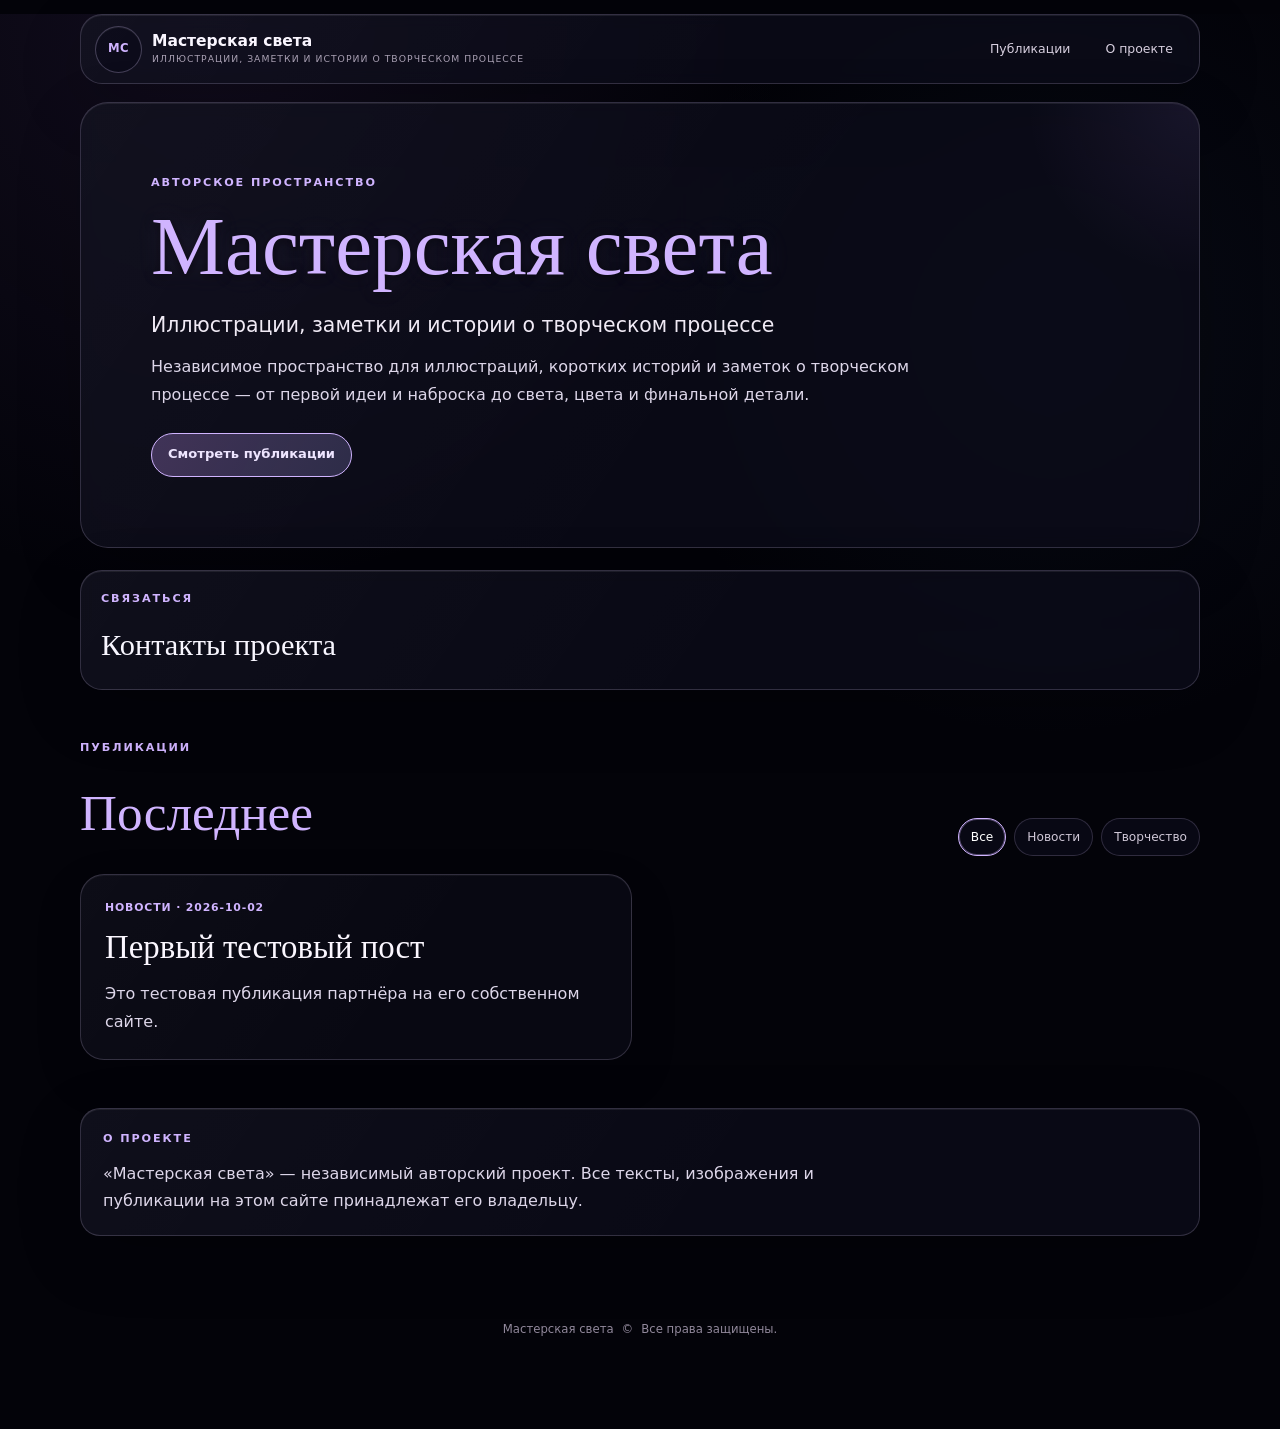
<file: index.html>
<!doctype html>
<html lang="ru" class="partner-booting">
<head>
  <meta charset="utf-8" />
  <meta name="viewport" content="width=device-width,initial-scale=1,viewport-fit=cover" />
  <meta name="color-scheme" content="dark" />
  <meta name="theme-color" content="#030309" />
  <meta name="description" content="Авторский сайт" />
  <link rel="preconnect" href="https://ill-27.github.io" crossorigin />
  <link rel="dns-prefetch" href="//ill-27.github.io" />
  <title>Имя проекта</title>
  <style id="partner-boot-critical">
    html.partner-booting body{margin:0;background:#030309;overflow:hidden}
    html.partner-booting body>*:not(#partner-boot){visibility:hidden}
    #partner-boot{position:fixed;inset:0;z-index:2147483647;display:grid;place-items:center;background:radial-gradient(circle at 50% 38%,#2a173a 0,transparent 38%),#030309;transition:opacity .28s ease}
    #partner-boot[hidden]{display:none}
    .partner-boot-inner{display:grid;place-items:center;gap:14px;color:#cfc4d9;font:500 12px/1.4 system-ui,-apple-system,"Segoe UI",sans-serif;letter-spacing:.08em;text-transform:uppercase}
    .partner-boot-dots{display:flex;gap:9px}
    .partner-boot-dots i{width:7px;height:7px;border-radius:50%;background:#d5b7ff;opacity:.35;animation:partnerBoot 1.15s ease-in-out infinite}
    .partner-boot-dots i:nth-child(2){animation-delay:.14s}.partner-boot-dots i:nth-child(3){animation-delay:.28s}
    @keyframes partnerBoot{50%{opacity:1;transform:translateY(-4px)}}
    @media(prefers-reduced-motion:reduce){.partner-boot-dots i{animation:none}}
  </style>
  <script>
    document.documentElement.classList.add("partner-booting");
    window.__partnerBootState={content:false,platform:false};
    window.__partnerBootDone=function(part){
      if(window.__partnerBootState) window.__partnerBootState[part]=true;
      const s=window.__partnerBootState||{};
      if(!s.content||!s.platform) return;
      const boot=document.getElementById("partner-boot");
      if(boot){boot.style.opacity="0";setTimeout(()=>boot.remove(),300)}
      document.documentElement.classList.remove("partner-booting");
    };
    // Safety fallback only. Normally app.js and platform-loader.js remove the
    // veil much earlier. Keep it long enough that the neutral fallback never
    // flashes while the central Syolana layer is still arriving on slow mobile
    // networks.
    setTimeout(()=>{
      window.__partnerBootState={content:true,platform:true};
      window.__partnerBootDone("content");
      window.__partnerBootDone("platform");
    },12000);
  </script>
  <link rel="stylesheet" href="./styles.css" />

  <noscript>
    <style>
      html.partner-booting body { overflow: auto; }
      html.partner-booting body > :not(#partner-boot) { visibility: visible !important; }
      #partner-boot { display: none !important; }
    </style>
  </noscript>
</head>
<body>
  <div id="partner-boot" aria-hidden="true">
    <div class="partner-boot-inner">
      <div class="partner-boot-dots"><i></i><i></i><i></i></div>
      <span>Открываем пространство…</span>
    </div>
  </div>
  <a class="skip-link" href="#feed">К публикациям</a>

  <header class="site-header glass">
    <a class="brand" href="#top" aria-label="На главную">
      <span id="brand-mark" class="brand-mark" aria-hidden="true">•</span>
      <span class="brand-copy">
        <strong id="brand-name">Имя проекта</strong>
        <small id="brand-tagline">Авторский сайт</small>
      </span>
    </a>
    <nav class="site-nav" aria-label="Основная навигация">
      <a href="#feed">Публикации</a>
      <a href="#about">О проекте</a>
    </nav>
  </header>

  <main id="top">
    <section class="hero glass">
      <p class="eyebrow">АВТОРСКОЕ ПРОСТРАНСТВО</p>
      <h1 id="partner-name" class="partner-title">Загрузка…</h1>
      <p id="partner-tagline" class="tagline"></p>
      <p id="partner-description" class="description"></p>
      <div id="partner-links" class="actions"></div>
    </section>

    <section id="contact" class="contact-panel glass" hidden>
      <div>
        <p class="eyebrow">СВЯЗАТЬСЯ</p>
        <h2>Контакты проекта</h2>
      </div>
      <div id="partner-contacts" class="contact-actions" aria-label="Контакты партнёра"></div>
    </section>

    <section id="feed" class="section">
      <div class="section-heading">
        <div>
          <p class="eyebrow">ПУБЛИКАЦИИ</p>
          <h2>Последнее</h2>
        </div>
        <div id="category-filter" class="filters" aria-label="Фильтр публикаций"></div>
      </div>
      <div id="feed-list" class="feed-grid"></div>
    </section>

    <section id="about" class="glass about">
      <p class="eyebrow">О ПРОЕКТЕ</p>
      <p id="about-owner">
        Этот сайт и опубликованные материалы принадлежат его владельцу.
      </p>
    </section>
  </main>

  <footer>
    <span id="footer-owner">Владелец сайта</span>
    <span>©</span>
    <span id="footer-note">Все права защищены.</span>
  </footer>

  <script type="module" src="./app.js"></script>
  <script type="module" src="./platform-loader.js"></script>
</body>
</html>
</file>
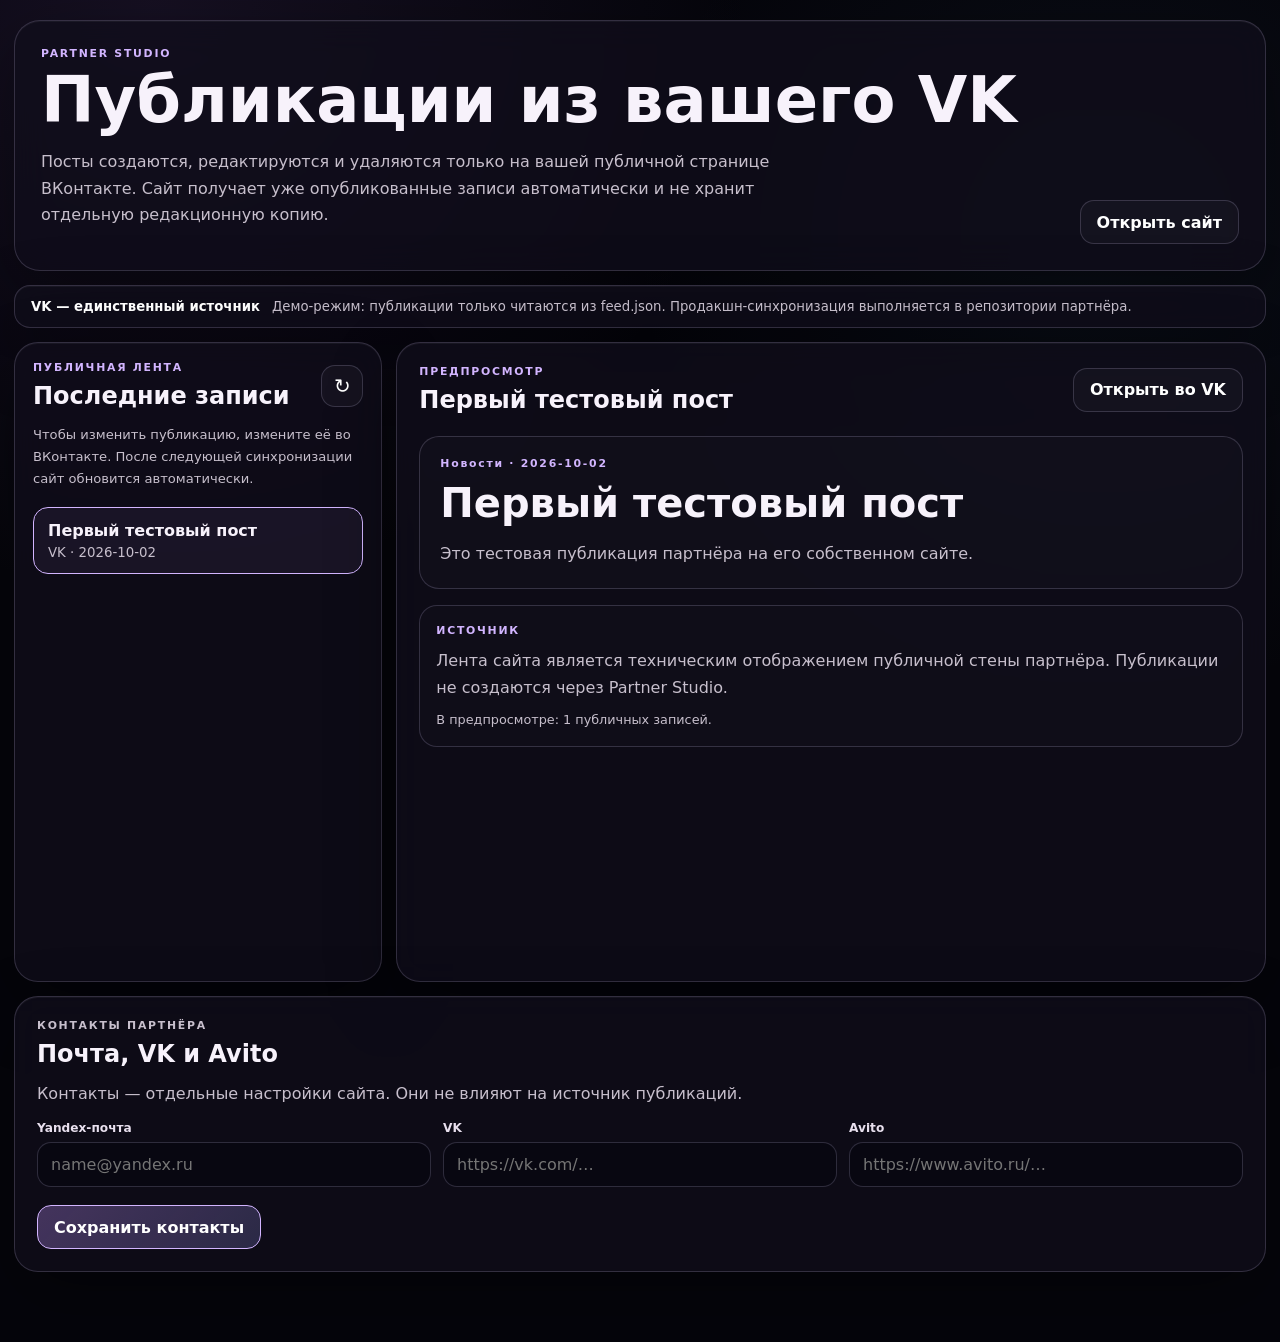
<file: studio/index.html>
<!doctype html>
<html lang="ru">
<head>
  <meta charset="utf-8" />
  <meta name="viewport" content="width=device-width,initial-scale=1,viewport-fit=cover" />
  <meta name="robots" content="noindex,nofollow,noarchive" />
  <meta name="color-scheme" content="dark" />
  <title>Partner Studio</title>
  <link rel="stylesheet" href="./studio.css" />
</head>
<body>
  <main class="studio-shell">
    <header class="studio-head glass">
      <div>
        <p class="eyebrow">PARTNER STUDIO</p>
        <h1>Публикации из вашего VK</h1>
        <p class="lead">Посты создаются, редактируются и удаляются только на вашей публичной странице ВКонтакте. Сайт получает уже опубликованные записи автоматически и не хранит отдельную редакционную копию.</p>
      </div>
      <a class="button secondary" href="../">Открыть сайт</a>
    </header>

    <section id="security-note" class="notice glass">
      <strong id="security-title">VK — единственный источник</strong>
      <span id="security-text">Платформа не получает право редактировать текст ваших публикаций. VK-токен хранится только в Secrets вашего репозитория.</span>
    </section>

    <section id="studio-login" class="login-card glass" hidden>
      <div>
        <p class="eyebrow">НАСТРОЙКИ ПАРТНЁРА</p>
        <h2>Вход в Studio</h2>
        <p>Вход нужен только для защищённых настроек сайта. Для самих публикаций он не используется.</p>
      </div>
      <form id="login-form" autocomplete="off">
        <label>
          <span>Partner ID</span>
          <input id="login-partner-id" name="partnerId" autocomplete="username" required />
        </label>
        <label>
          <span>Ключ доступа</span>
          <input id="login-access-key" name="accessKey" type="password" autocomplete="current-password" required />
        </label>
        <button class="button primary" type="submit">Войти</button>
        <p id="login-status" class="status" role="status"></p>
      </form>
    </section>

    <div class="studio-grid">
      <aside class="sidebar glass">
        <div class="sidebar-head">
          <div>
            <p class="eyebrow">ПУБЛИЧНАЯ ЛЕНТА</p>
            <h2>Последние записи</h2>
          </div>
          <button id="refresh-feed" class="icon-button" type="button" aria-label="Обновить предпросмотр">↻</button>
        </div>
        <p class="studio-copy">Чтобы изменить публикацию, измените её во ВКонтакте. После следующей синхронизации сайт обновится автоматически.</p>
        <div id="post-list" class="post-list"></div>
      </aside>

      <section class="editor glass">
        <div class="editor-top">
          <div>
            <p class="eyebrow">ПРЕДПРОСМОТР</p>
            <h2 id="preview-heading">Публикация</h2>
          </div>
          <a id="open-vk-post" class="button secondary" href="#" target="_blank" rel="noopener noreferrer" hidden>Открыть во VK</a>
        </div>

        <article id="post-preview" class="readonly-post">
          <p id="preview-meta" class="eyebrow"></p>
          <figure id="preview-media" hidden>
            <img alt="" />
          </figure>
          <h2 id="preview-title">Выберите публикацию</h2>
          <p id="preview-text">Здесь появится точный предпросмотр записи, уже опубликованной на странице партнёра.</p>
        </article>

        <div class="source-card">
          <p class="eyebrow">ИСТОЧНИК</p>
          <p>Лента сайта является техническим отображением публичной стены партнёра. Публикации не создаются через Partner Studio.</p>
          <p id="feed-status" class="status" role="status"></p>
        </div>
      </section>
    </div>

    <section class="contacts glass">
      <div>
        <p class="eyebrow">КОНТАКТЫ ПАРТНЁРА</p>
        <h2>Почта, VK и Avito</h2>
        <p>Контакты — отдельные настройки сайта. Они не влияют на источник публикаций.</p>
      </div>
      <div class="contact-grid">
        <label><span>Yandex-почта</span><input id="contact-email" type="email" placeholder="name@yandex.ru" /></label>
        <label><span>VK</span><input id="contact-vk" type="url" placeholder="https://vk.com/…" /></label>
        <label><span>Avito</span><input id="contact-avito" type="url" placeholder="https://www.avito.ru/…" /></label>
      </div>
      <div class="save-row">
        <button id="save-contacts" class="button primary" type="button">Сохранить контакты</button>
        <span id="contact-status" class="status" role="status"></span>
      </div>
    </section>
  </main>

  <script type="module" src="./studio.js"></script>
</body>
</html>
</file>
<file: styles.css>
:root{
  --bg:#030309;
  --surface:12,12,25;
  --text:#f8f6ff;
  --muted:#ddd6e9;
  --accent:#d0b4ff;
  --line:#e0d3ff2f;
  --max:1120px;
  --ease:cubic-bezier(.22,1,.36,1);
  --body:system-ui,-apple-system,"Segoe UI",sans-serif;
  --heading:Georgia,"Times New Roman",serif;
  color-scheme:dark;
}

*{box-sizing:border-box}

html{
  scroll-behavior:smooth;
  background:var(--bg);
}

body{
  margin:0;
  min-width:300px;
  min-height:100vh;
  color:var(--text);
  background:
    radial-gradient(circle at 16% 0%,#6e4aa522,transparent 34%),
    radial-gradient(circle at 82% 24%,#36598b18,transparent 28%),
    var(--bg);
  font-family:var(--body);
  font-size:16px;
  line-height:1.7;
  -webkit-font-smoothing:antialiased;
}

a{color:inherit;text-decoration:none}
button,input,select,textarea{font:inherit}
button{cursor:pointer}

a:focus-visible,
button:focus-visible{
  outline:2px solid var(--accent);
  outline-offset:4px;
}

.skip-link{
  position:fixed;
  left:18px;
  top:-80px;
  z-index:1000;
  padding:10px 14px;
  border-radius:12px;
  background:#171122;
}
.skip-link:focus{top:14px}

.glass{
  border:1px solid var(--line);
  background:
    linear-gradient(125deg,#ffffff06,transparent 60%),
    rgba(var(--surface),.76);
  backdrop-filter:blur(8px) saturate(120%);
  -webkit-backdrop-filter:blur(8px) saturate(120%);
  box-shadow:0 20px 65px #00000030,inset 0 1px 0 #ffffff13;
}

.site-header,
main,
footer{
  position:relative;
  z-index:2;
}

.site-header{
  width:min(var(--max),calc(100% - 28px));
  min-height:70px;
  margin:14px auto 0;
  padding:10px 12px 10px 14px;
  display:flex;
  align-items:center;
  gap:18px;
  border-radius:22px;
}

.brand{
  display:flex;
  align-items:center;
  gap:10px;
  min-width:0;
}

.brand-mark{
  width:47px;
  height:47px;
  flex:0 0 47px;
  display:grid;
  place-items:center;
  border:1px solid #ddcaff45;
  border-radius:50%;
  background:rgba(var(--surface),.72);
  color:var(--accent);
  font-size:.73rem;
  font-weight:700;
  letter-spacing:.04em;
  box-shadow:inset 0 1px 0 #ffffff10;
}

.brand-copy{
  min-width:0;
  display:grid;
  line-height:1.12;
}

.brand-copy strong{
  overflow:hidden;
  color:#faf6ff;
  font-size:.97rem;
  font-weight:650;
  white-space:nowrap;
  text-overflow:ellipsis;
}

.brand-copy small{
  margin-top:4px;
  overflow:hidden;
  color:#aaa1b4;
  font-size:.58rem;
  letter-spacing:.11em;
  text-transform:uppercase;
  white-space:nowrap;
  text-overflow:ellipsis;
}

.site-nav{
  display:flex;
  align-items:center;
  gap:7px;
  margin-left:auto;
}

.site-nav a{
  min-height:42px;
  display:inline-flex;
  align-items:center;
  padding:8px 13px;
  border:1px solid transparent;
  border-radius:999px;
  color:#d7cfdf;
  font-size:.78rem;
  transition:background .25s,border-color .25s,color .25s;
}

.site-nav a:hover{
  border-color:#d9c8ff2d;
  background:#ffffff06;
  color:#fff;
}

main{
  width:min(var(--max),calc(100% - 28px));
  margin:18px auto 84px;
}

.hero{
  padding:clamp(30px,6vw,70px);
  border-radius:28px;
  text-align:left;
  overflow:hidden;
  position:relative;
}

.hero::after{
  content:"";
  position:absolute;
  width:360px;
  height:360px;
  right:-180px;
  top:-180px;
  border-radius:50%;
  background:radial-gradient(circle,#b68aff16,transparent 68%);
  pointer-events:none;
}

.eyebrow{
  margin:0 0 12px;
  color:var(--accent);
  font-size:.7rem;
  font-weight:650;
  letter-spacing:.17em;
}

.partner-title{
  max-width:820px;
  margin:0;
  color:var(--accent);
  font-family:var(--heading);
  font-size:clamp(2.8rem,7vw,5.2rem);
  font-weight:400;
  line-height:1.03;
  text-wrap:balance;
  text-shadow:0 2px 9px #0008,0 0 26px #c0a2ff1c;
}

.tagline{
  margin:18px 0 0;
  max-width:760px;
  color:#f0eaf5;
  font-size:clamp(1.02rem,2vw,1.28rem);
}

.description{
  max-width:760px;
  margin:10px 0 0;
  color:var(--muted);
  line-height:1.75;
}

.actions{
  display:flex;
  flex-wrap:wrap;
  gap:10px;
  margin-top:24px;
}

.action,
.post-actions a{
  min-height:44px;
  display:inline-flex;
  align-items:center;
  justify-content:center;
  padding:9px 16px;
  border:1px solid #decaff42;
  border-radius:999px;
  background:linear-gradient(135deg,#be9df71c,#acbef309),#ffffff04;
  color:#eee5ff;
  font-size:.82rem;
  font-weight:600;
}

.action.primary{
  border-color:var(--accent);
  background:linear-gradient(120deg,#a983d43d,#6c82b72e),#201a30;
}

.section{
  margin-top:48px;
}

.section-heading{
  margin-bottom:18px;
  display:flex;
  justify-content:space-between;
  align-items:end;
  gap:18px;
  flex-wrap:wrap;
}

.section-heading h2{
  margin:0;
  color:var(--accent);
  font-family:var(--heading);
  font-size:clamp(2rem,4vw,3.2rem);
  font-weight:400;
}

.filters{
  display:flex;
  gap:8px;
  flex-wrap:wrap;
}

.filter{
  min-height:38px;
  padding:8px 12px;
  border:1px solid #decaff2f;
  border-radius:999px;
  background:rgba(var(--surface),.74);
  color:#cfc7d7;
  font-size:.76rem;
}

.filter[aria-pressed="true"]{
  border-color:var(--accent);
  color:#fff;
  box-shadow:inset 0 0 0 1px color-mix(in srgb,var(--accent) 35%,transparent);
}

.feed-grid{
  display:grid;
  grid-template-columns:repeat(2,minmax(0,1fr));
  gap:16px;
}

.post{
  min-width:0;
  padding:24px;
  border:1px solid var(--line);
  border-radius:24px;
  background:
    linear-gradient(125deg,#ffffff05,transparent 62%),
    rgba(var(--surface),.68);
  backdrop-filter:blur(8px);
  -webkit-backdrop-filter:blur(8px);
  box-shadow:0 18px 48px #00000024,inset 0 1px 0 #ffffff0b;
}

.post .meta{
  margin-bottom:10px;
  color:var(--accent);
  font-size:.68rem;
  font-weight:650;
  letter-spacing:.08em;
  text-transform:uppercase;
}

.post h3{
  margin:0;
  color:#fbf7ff;
  font-family:var(--heading);
  font-size:clamp(1.5rem,3vw,2.05rem);
  font-weight:400;
  line-height:1.2;
}

.post p{
  margin:13px 0 0;
  color:var(--muted);
  line-height:1.72;
  white-space:pre-line;
}

.post-actions{
  display:flex;
  gap:9px;
  flex-wrap:wrap;
  margin-top:18px;
}

.about{
  margin-top:48px;
  padding:20px 22px;
  border-radius:20px;
  color:var(--muted);
}

.about p:last-child{
  margin:0;
  max-width:780px;
}

.empty{color:var(--muted)}

footer{
  width:min(var(--max),calc(100% - 28px));
  margin:0 auto 90px;
  display:flex;
  justify-content:center;
  gap:8px;
  flex-wrap:wrap;
  color:#91889b;
  font-size:.73rem;
}

@media(max-width:760px){
  .site-header{
    min-height:64px;
    gap:10px;
  }

  .brand-mark{
    width:42px;
    height:42px;
    flex-basis:42px;
  }

  .brand-copy small{display:none}

  .site-nav{
    display:none;
  }

  .hero{
    padding:30px 22px;
    border-radius:22px;
  }

  .partner-title{
    font-size:clamp(2.55rem,11vw,4rem);
  }

  .feed-grid{
    grid-template-columns:1fr;
  }

  .section-heading{
    align-items:flex-start;
  }

  .filters{
    width:100%;
    overflow-x:auto;
    flex-wrap:nowrap;
    padding-bottom:4px;
    scrollbar-width:none;
  }

  .filters::-webkit-scrollbar{display:none}

  .filter{flex:0 0 auto}
}


/* Post media stays partner-owned and loads lazily. */
.post-media {
  margin: -4px -4px 18px;
  overflow: hidden;
  border: 1px solid var(--line);
  border-radius: 18px;
  background: rgba(var(--surface), .7);
}

.post-media img {
  display: block;
  width: 100%;
  aspect-ratio: 16 / 9;
  object-fit: cover;
}

.post-media figcaption {
  padding: 9px 12px 10px;
  color: var(--muted);
  font-size: .72rem;
  line-height: 1.5;
}


/* Standard public contacts for every partner. */
.contact-panel{
  margin-top:22px;
  padding:18px 20px;
  border-radius:22px;
  display:flex;
  align-items:center;
  justify-content:space-between;
  gap:18px;
  flex-wrap:wrap;
}
.contact-panel h2{
  margin:0;
  color:var(--text);
  font-family:var(--heading);
  font-size:clamp(1.35rem,3vw,1.9rem);
  font-weight:400;
}
.contact-actions{
  display:flex;
  flex-wrap:wrap;
  gap:10px;
}
.contact-action{
  min-height:48px;
  display:inline-flex;
  align-items:center;
  gap:10px;
  padding:9px 15px 9px 10px;
  border:1px solid var(--line);
  border-radius:999px;
  background:linear-gradient(135deg,#ffffff08,transparent),rgba(var(--surface),.72);
  color:var(--text);
  font-size:.82rem;
  font-weight:650;
  box-shadow:inset 0 1px 0 #ffffff10;
  transition:transform .2s var(--ease),border-color .2s,background .2s;
}
.contact-action:hover,
.contact-action:focus-visible{
  transform:translateY(-1px);
  border-color:color-mix(in srgb,var(--accent) 65%,transparent);
  background:linear-gradient(135deg,#ffffff0c,transparent),rgba(var(--surface),.86);
}
.contact-icon{
  width:30px;height:30px;display:grid;place-items:center;
  border-radius:50%;background:#ffffff08;color:var(--accent);
}
.contact-icon svg{
  width:17px;height:17px;fill:none;stroke:currentColor;stroke-width:1.7;
  stroke-linecap:round;stroke-linejoin:round;
}
.contact-vk .contact-icon svg,
.contact-avito .contact-icon svg{fill:currentColor;stroke:none}
@media(max-width:600px){
  .contact-panel{align-items:flex-start;padding:16px}
  .contact-actions{width:100%}
  .contact-action{flex:1 1 140px;justify-content:flex-start}
}
</file>
<file: studio/studio.css>
:root{
  --bg:#05050b;--surface:17,14,27;--text:#f7f2fb;--muted:#c7bfcc;
  --accent:#d2b5ff;--line:#dfcfff2e;--danger:#ffb5c3;--max:1260px;
  font-family:Inter,system-ui,-apple-system,"Segoe UI",sans-serif;color-scheme:dark
}
*{box-sizing:border-box}body{margin:0;min-height:100vh;background:
radial-gradient(circle at 12% 0%,#754ca326,transparent 34%),
radial-gradient(circle at 86% 18%,#42688918,transparent 30%),var(--bg);color:var(--text)}
button,input,textarea{font:inherit}.studio-shell{width:min(var(--max),calc(100% - 28px));margin:20px auto 70px}
.glass{border:1px solid var(--line);background:rgba(var(--surface),.74);backdrop-filter:blur(16px);-webkit-backdrop-filter:blur(16px);box-shadow:0 24px 70px #0005,inset 0 1px 0 #ffffff0b}
.studio-head{display:flex;justify-content:space-between;gap:22px;align-items:flex-end;padding:26px;border-radius:26px}
.eyebrow{margin:0 0 8px;color:var(--accent);font-size:.68rem;font-weight:700;letter-spacing:.16em}
h1,h2{margin:0}h1{font-size:clamp(2rem,5vw,4rem);line-height:1.02}.lead{max-width:780px;color:var(--muted);line-height:1.65}
.notice{display:grid;grid-template-columns:auto 1fr;gap:12px;margin:14px 0;padding:13px 16px;border-radius:16px;color:var(--muted);font-size:.83rem}.notice strong{color:#fff}
.studio-grid{display:grid;grid-template-columns:minmax(260px,.72fr) minmax(0,1.7fr);gap:14px}
.sidebar,.editor,.contacts{border-radius:24px}.sidebar{padding:18px;min-height:640px}.sidebar-head,.editor-top{display:flex;justify-content:space-between;gap:14px;align-items:center}
.post-list{display:grid;gap:9px;margin-top:18px}.post-item{width:100%;text-align:left;padding:13px 14px;border:1px solid var(--line);border-radius:15px;background:#ffffff05;color:var(--text)}
.post-item small{display:block;margin-top:5px;color:var(--muted)}.post-item[data-active="true"]{border-color:var(--accent);background:#c4a3ff10}
.icon-button{width:42px;height:42px;border-radius:14px;border:1px solid var(--line);background:#ffffff08;color:#fff;font-size:1.25rem}
.editor{padding:22px}.editor-actions,.save-row{display:flex;gap:9px;flex-wrap:wrap}form{display:grid;gap:16px;margin-top:22px}
label{display:grid;gap:7px}label>span{font-size:.76rem;font-weight:650;color:#e8e0ee}
input,textarea{width:100%;border:1px solid var(--line);border-radius:14px;background:#080711b8;color:#fff;padding:12px 13px;outline:none}
textarea{resize:vertical;min-height:230px;line-height:1.65}input:focus,textarea:focus{border-color:var(--accent);box-shadow:0 0 0 3px #b794ff13}
.two{display:grid;grid-template-columns:1fr 180px;gap:12px}.media-field small{color:var(--muted)}
.button{display:inline-flex;align-items:center;justify-content:center;min-height:44px;padding:10px 16px;border:1px solid var(--line);border-radius:14px;background:#151020;color:#fff;text-decoration:none;font-weight:650}
.button.primary{border-color:var(--accent);background:linear-gradient(135deg,#a982dc4a,#6d7eb933),#1b1429}.button.secondary{background:#ffffff07}.button.danger{color:var(--danger)}
.status{min-height:1.4em;margin:0;color:var(--muted);font-size:.8rem}.contacts{margin-top:14px;padding:22px}.contacts p{color:var(--muted);max-width:780px}
.contact-grid{display:grid;grid-template-columns:repeat(3,1fr);gap:12px;margin:18px 0}
dialog{width:min(760px,calc(100% - 28px));border:0;padding:0;background:transparent;color:inherit}dialog::backdrop{background:#000a;backdrop-filter:blur(6px)}
.preview-card{position:relative;padding:24px;border:1px solid var(--line);border-radius:24px;background:#0b0912;box-shadow:0 30px 90px #000b}
.preview-close{position:absolute;right:12px;top:12px;width:40px;height:40px;border:0;border-radius:12px;background:#ffffff0b;color:#fff;font-size:1.4rem}
.preview-card h2{font-size:clamp(1.8rem,5vw,3rem)}.preview-card>p:last-child{white-space:pre-line;color:var(--muted);line-height:1.72}
#preview-media{margin:0 0 18px;overflow:hidden;border-radius:18px}#preview-media img{display:block;width:100%;aspect-ratio:16/9;object-fit:cover}#preview-media figcaption{padding:8px 3px;color:var(--muted);font-size:.75rem}
@media(max-width:820px){.studio-head{align-items:flex-start;flex-direction:column}.studio-grid{grid-template-columns:1fr}.sidebar{min-height:0}.contact-grid{grid-template-columns:1fr}.two{grid-template-columns:1fr}.editor-top{align-items:flex-start;flex-direction:column}}


.login-card{
  display:grid;
  grid-template-columns:minmax(0,1fr) minmax(280px,420px);
  gap:24px;
  align-items:end;
  margin:14px 0;
  padding:22px;
  border-radius:22px
}
.login-card[hidden]{display:none}
.login-card p{color:var(--muted);line-height:1.65}
.login-card form{margin:0}
.login-card .button{width:100%}
@media(max-width:820px){
  .login-card{grid-template-columns:1fr;align-items:start}
}


/* VK-only Partner Studio */
.studio-copy{
  margin:14px 0 0;
  color:var(--muted);
  font-size:.82rem;
  line-height:1.65;
}
.readonly-post{
  margin-top:22px;
  padding:20px;
  border:1px solid var(--line);
  border-radius:20px;
  background:#ffffff04;
}
.readonly-post h2{
  margin-top:10px;
  font-size:clamp(1.6rem,4vw,2.5rem);
  line-height:1.15;
}
.readonly-post>p:last-child{
  margin:14px 0 0;
  color:var(--muted);
  line-height:1.75;
  white-space:pre-line;
}
.source-card{
  margin-top:16px;
  padding:16px;
  border:1px solid var(--line);
  border-radius:18px;
  background:#ffffff03;
  color:var(--muted);
  line-height:1.65;
}
.source-card p{margin:0}
.source-card p+p{margin-top:8px}
#preview-media{
  margin:14px 0 0;
  overflow:hidden;
  border-radius:16px;
}
#preview-media img{
  display:block;
  width:100%;
  aspect-ratio:16/9;
  object-fit:cover;
}
</file>
